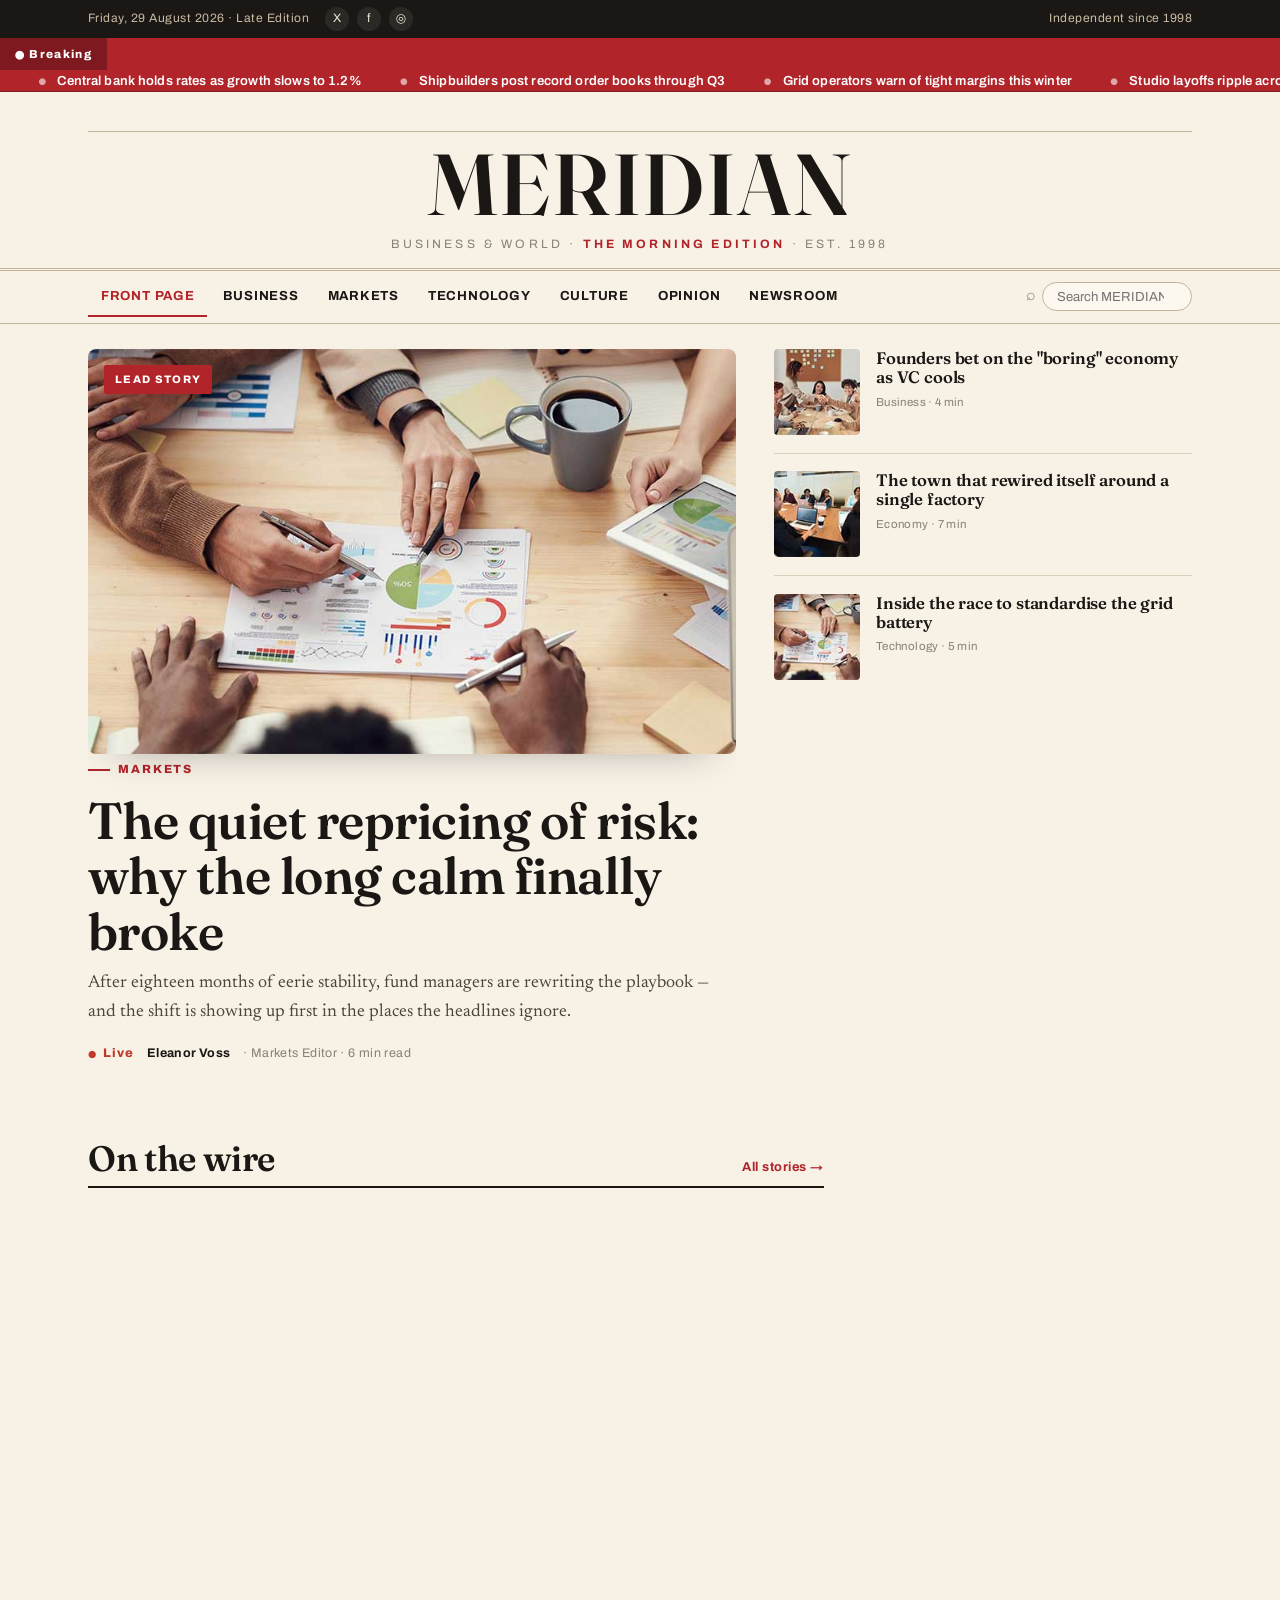
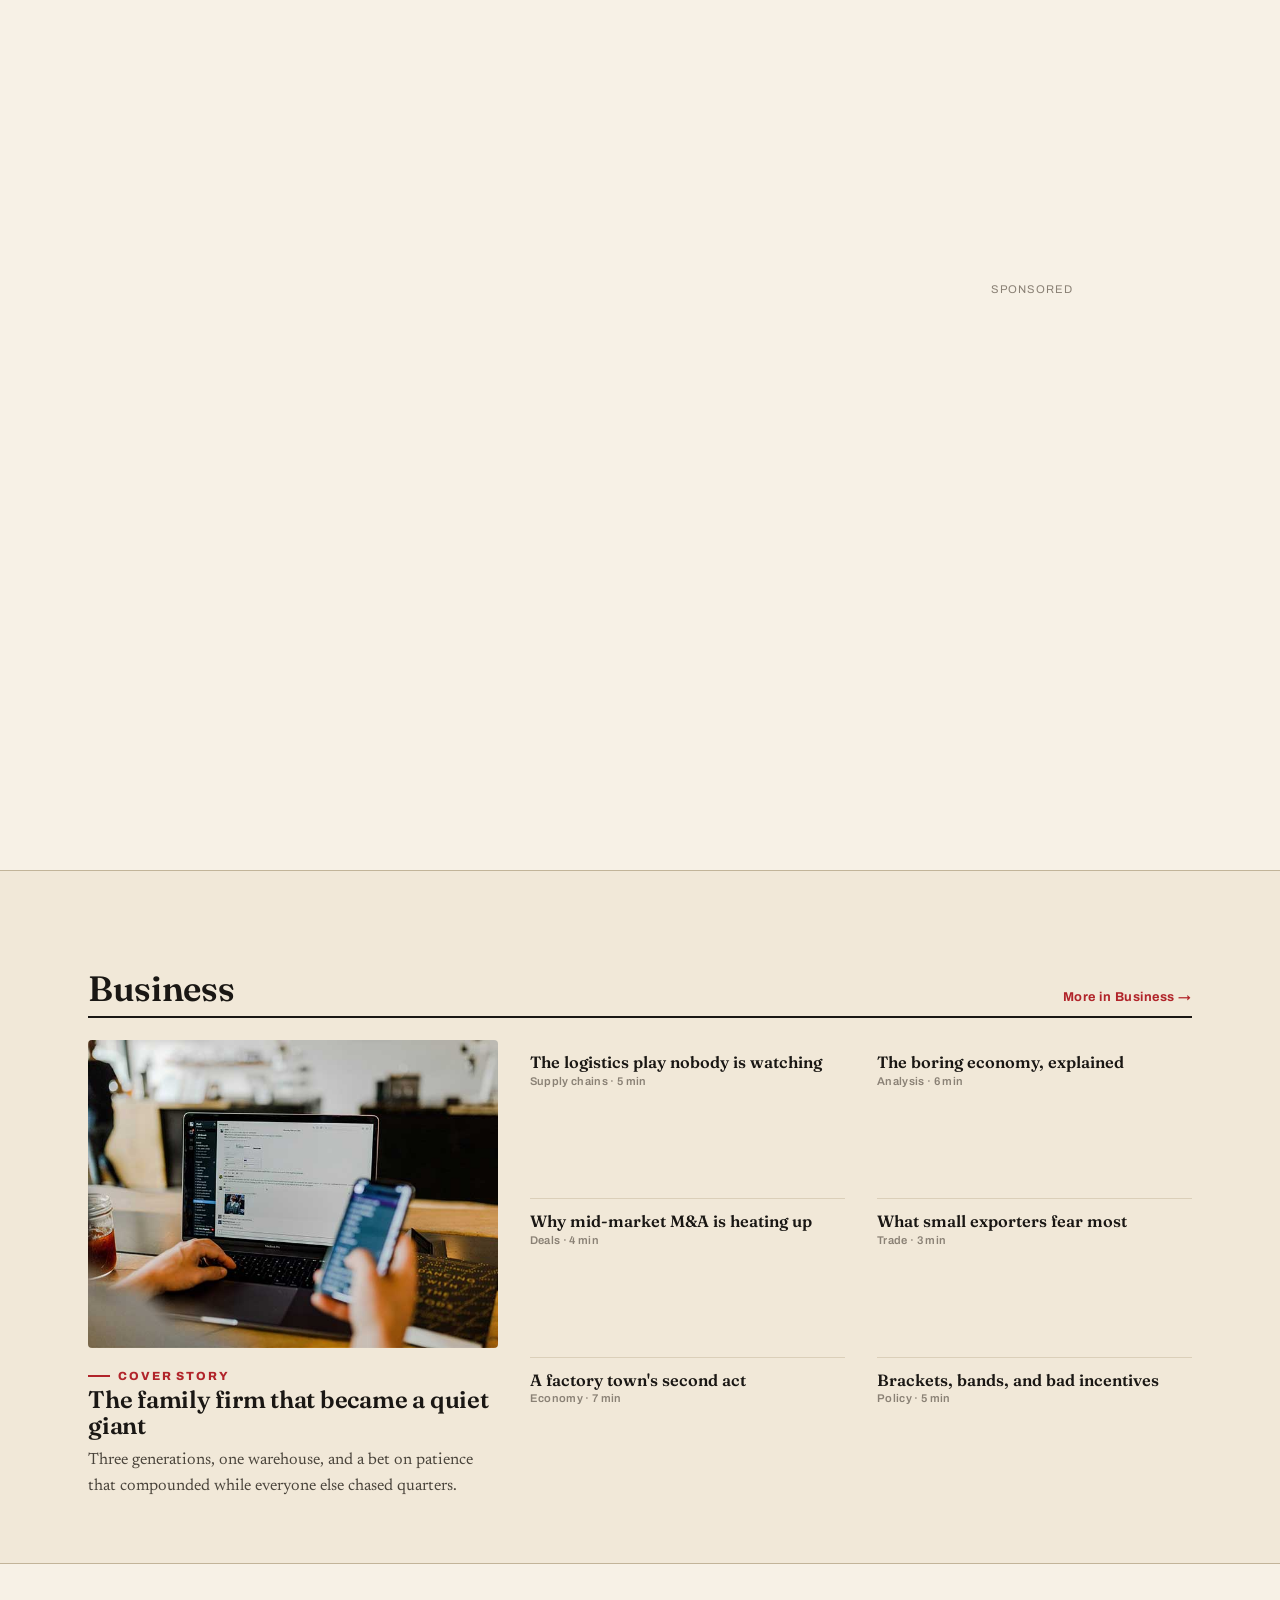
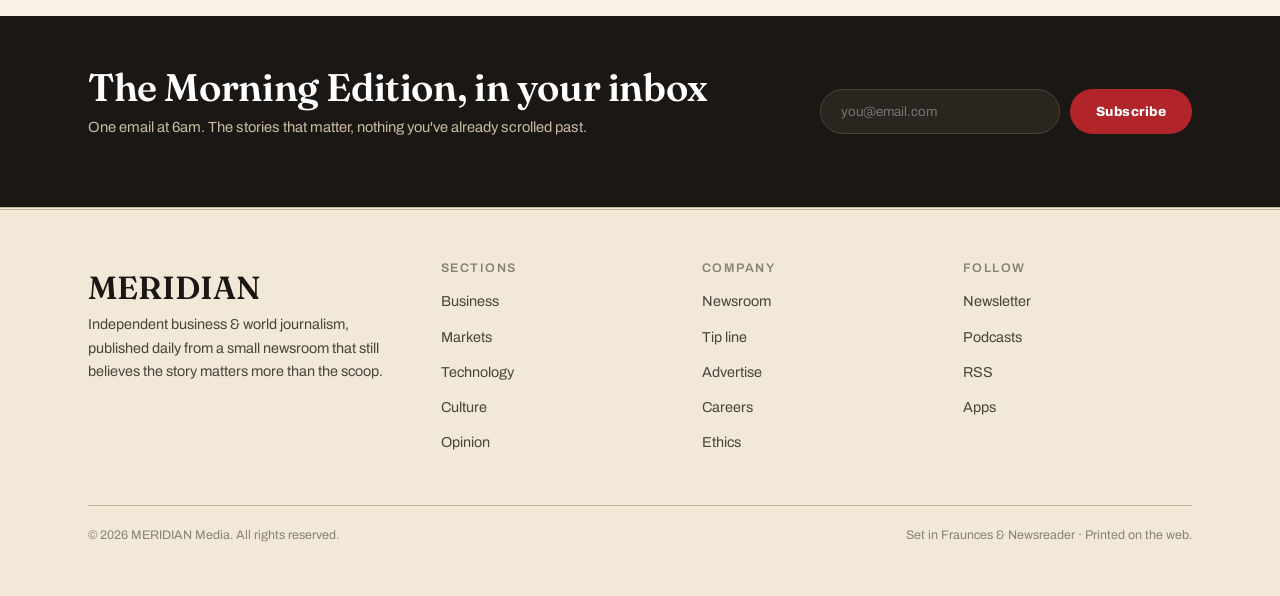
<file: index.html>
<!DOCTYPE html>
<html lang="en">
<head>
  <meta charset="UTF-8" />
  <meta name="viewport" content="width=device-width, initial-scale=1.0" />
  <title>MERIDIAN — Independent Business &amp; World Daily</title>
  <meta name="description" content="MERIDIAN is an independent daily covering business, markets, technology, and culture — with the depth of a broadsheet and the pace of the wire." />
  <link rel="preconnect" href="https://fonts.googleapis.com" />
  <link rel="preconnect" href="https://fonts.gstatic.com" crossorigin />
  <link href="https://fonts.googleapis.com/css2?family=Fraunces:opsz,wght@9..144,500;9..144,600;9..144,700&family=Newsreader:ital,opsz,wght@0,6..72,400;0,6..72,500;1,6..72,400&family=Archivo:wght@500;600;700;800&display=swap" rel="stylesheet" />
  <link rel="stylesheet" href="assets/css/base.css" />
</head>
<body>
  <!-- Utility bar -->
  <div class="topbar">
    <div class="container">
      <span class="date">Friday, 29 August 2026 · Late Edition</span>
      <div class="socials">
        <a href="#" aria-label="X">X</a><a href="#" aria-label="Facebook">f</a><a href="#" aria-label="Instagram">◎</a>
      </div>
      <span class="edition">Independent since 1998</span>
    </div>
  </div>

  <!-- Breaking ticker (motion signature) -->
  <div class="ticker" aria-label="Breaking news">
    <span class="label">● Breaking</span>
    <div class="wrap">
      <div class="track">
        <span>Central bank holds rates as growth slows to 1.2%</span>
        <span>Shipbuilders post record order books through Q3</span>
        <span>Grid operators warn of tight margins this winter</span>
        <span>Studio layoffs ripple across the games sector</span>
        <span>Markets steady after volatile week for the euro</span>
        <span>Central bank holds rates as growth slows to 1.2%</span>
        <span>Shipbuilders post record order books through Q3</span>
        <span>Grid operators warn of tight margins this winter</span>
        <span>Studio layoffs ripple across the games sector</span>
        <span>Markets steady after volatile week for the euro</span>
      </div>
    </div>
  </div>

  <!-- Masthead -->
  <header class="masthead">
    <div class="container">
      <div class="rule-top"></div>
      <div class="word">MERIDIAN</div>
      <div class="dateline">Business &amp; World · <b>The Morning Edition</b> · Est. 1998</div>
    </div>
  </header>

  <!-- Nav -->
  <nav class="nav2">
    <div class="container">
      <div class="links" id="menu">
        <a href="index.html" class="active">Front Page</a>
        <a href="article.html">Business</a>
        <a href="article.html">Markets</a>
        <a href="article.html">Technology</a>
        <a href="article.html">Culture</a>
        <a href="article.html">Opinion</a>
        <a href="contact.html">Newsroom</a>
      </div>
      <div class="search"><span>⌕</span><input type="search" placeholder="Search MERIDIAN…" aria-label="Search" /></div>
      <button class="burger" aria-label="Menu" aria-expanded="false">☰</button>
    </div>
  </nav>

  <!-- Lead story -->
  <section class="container">
    <div class="lead">
      <article class="reveal">
        <div class="media">
          <span class="badge">Lead Story</span>
          <img src="assets/img/news-800x500-1.jpg" alt="Markets desk at the open" loading="lazy" />
        </div>
        <span class="kicker">Markets</span>
        <h1><a href="article.html">The quiet repricing of risk: why the long calm finally broke</a></h1>
        <p class="stand">After eighteen months of eerie stability, fund managers are rewriting the playbook — and the shift is showing up first in the places the headlines ignore.</p>
        <div class="byline"><span class="live">Live</span><b>Eleanor Voss</b> · Markets Editor · 6 min read</div>
      </article>

      <aside class="lead-side reveal d1">
        <div class="brief">
          <img src="assets/img/news-110x110-1.jpg" alt="" loading="lazy" />
          <div><h4><a href="article.html">Founders bet on the "boring" economy as VC cools</a></h4><div class="meta">Business · 4 min</div></div>
        </div>
        <div class="brief">
          <img src="assets/img/news-110x110-2.jpg" alt="" loading="lazy" />
          <div><h4><a href="article.html">The town that rewired itself around a single factory</a></h4><div class="meta">Economy · 7 min</div></div>
        </div>
        <div class="brief">
          <img src="assets/img/news-110x110-3.jpg" alt="" loading="lazy" />
          <div><h4><a href="article.html">Inside the race to standardise the grid battery</a></h4><div class="meta">Technology · 5 min</div></div>
        </div>
      </aside>
    </div>
  </section>

  <!-- Feed: story grid + rail -->
  <section class="container">
    <div class="feed">
      <div>
        <div class="section-head"><h2>On the wire</h2><a class="more" href="article.html">All stories →</a></div>
        <div class="story-grid">
          <article class="story reveal">
            <div class="thumb"><img src="assets/img/news-700x435-1.jpg" alt="" loading="lazy" /></div>
            <span class="kicker">Business</span>
            <h3><a href="article.html">How a 40-year-old logistics firm outran its rivals</a></h3>
            <p>A refusal to chase trends left it slow — then perfectly placed for the downturn nobody predicted.</p>
            <div class="meta">By M. Ferranti · 5 min read</div>
          </article>
          <article class="story reveal d1">
            <div class="thumb"><img src="assets/img/news-700x435-2.jpg" alt="" loading="lazy" /></div>
            <span class="kicker">Technology</span>
            <h3><a href="article.html">The engineers rebuilding search from the ground up</a></h3>
            <p>A small team in Lisbon thinks the index is broken. They may be right.</p>
            <div class="meta">By R. Adeyemi · 6 min read</div>
          </article>
          <article class="story feature reveal">
            <div class="thumb"><img src="assets/img/news-800x500-2.jpg" alt="" loading="lazy" /></div>
            <div>
              <span class="kicker">Markets</span>
              <h3><a href="article.html">What the bond market is trying to tell us about 2027</a></h3>
              <p>The curve has inverted before every recession since 1960. This time the signal is stranger — and the people who trade it are nervous for reasons that have nothing to do with rates.</p>
              <div class="meta">By Eleanor Voss · 9 min read</div>
            </div>
          </article>
          <article class="story reveal">
            <div class="thumb"><img src="assets/img/news-700x435-3.jpg" alt="" loading="lazy" /></div>
            <span class="kicker">Culture</span>
            <h3><a href="article.html">The bookshops refusing to disappear</a></h3>
            <p>Independent stores are opening faster than they're closing. We spent a month finding out why.</p>
            <div class="meta">By S. Nakamura · 4 min read</div>
          </article>
          <article class="story reveal d1">
            <div class="thumb"><img src="assets/img/news-700x435-4.jpg" alt="" loading="lazy" /></div>
            <span class="kicker">Opinion</span>
            <h3><a href="article.html">We stopped measuring what actually matters</a></h3>
            <p>A former statistician on why every dashboard lies — and how to build one that doesn't.</p>
            <div class="meta">By Dr. P. Okonkwo · 3 min read</div>
          </article>
        </div>
      </div>

      <!-- Rail -->
      <aside class="rail">
        <div class="panel reveal">
          <h3>Most Read</h3>
          <div class="read-item"><span class="num">1</span><div><h4><a href="article.html">The quiet repricing of risk</a></h4><div class="meta">Markets · 6 min</div></div></div>
          <div class="read-item"><span class="num">2</span><div><h4><a href="article.html">Founders bet on the boring economy</a></h4><div class="meta">Business · 4 min</div></div></div>
          <div class="read-item"><span class="num">3</span><div><h4><a href="article.html">Rewiring a town around one factory</a></h4><div class="meta">Economy · 7 min</div></div></div>
          <div class="read-item"><span class="num">4</span><div><h4><a href="article.html">Standardising the grid battery</a></h4><div class="meta">Technology · 5 min</div></div></div>
          <div class="read-item"><span class="num">5</span><div><h4><a href="article.html">Bookshops that won't disappear</a></h4><div class="meta">Culture · 4 min</div></div></div>
        </div>
        <div class="panel reveal d1">
          <h3>Topics</h3>
          <div class="tags">
            <a href="article.html">Markets</a><a href="article.html">Energy</a><a href="article.html">Startups</a>
            <a href="article.html">AI</a><a href="article.html">Trade</a><a href="article.html">Labour</a>
            <a href="article.html">Property</a><a href="article.html">Climate</a>
          </div>
        </div>
        <div class="panel reveal d2" style="text-align:center">
          <img src="assets/img/ads-728x90.png" alt="Sponsored" style="width:100%;border-radius:var(--r)" loading="lazy" />
          <div class="meta" style="font-family:var(--font-ui);font-size:.7rem;color:var(--muted);margin-top:.5rem;letter-spacing:.08em">SPONSORED</div>
        </div>
      </aside>
    </div>
  </section>

  <!-- Topic band -->
  <section class="band">
    <div class="container">
      <div class="section-head"><h2>Business</h2><a class="more" href="article.html">More in Business →</a></div>
      <div class="band-grid">
        <article class="feature reveal">
          <div class="thumb"><img src="assets/img/news-800x500-3.jpg" alt="" loading="lazy" /></div>
          <div>
            <span class="kicker">Cover Story</span>
            <h3><a href="article.html">The family firm that became a quiet giant</a></h3>
            <p style="color:var(--ink-soft);font-family:var(--font-serif);margin-top:.5rem">Three generations, one warehouse, and a bet on patience that compounded while everyone else chased quarters.</p>
          </div>
        </article>
        <div class="mini reveal d1">
          <a href="article.html">The logistics play nobody is watching<span class="meta">Supply chains · 5 min</span></a>
          <a href="article.html">Why mid-market M&amp;A is heating up<span class="meta">Deals · 4 min</span></a>
          <a href="article.html">A factory town's second act<span class="meta">Economy · 7 min</span></a>
        </div>
        <div class="mini reveal d2">
          <a href="article.html">The boring economy, explained<span class="meta">Analysis · 6 min</span></a>
          <a href="article.html">What small exporters fear most<span class="meta">Trade · 3 min</span></a>
          <a href="article.html">Brackets, bands, and bad incentives<span class="meta">Policy · 5 min</span></a>
        </div>
      </div>
    </div>
  </section>

  <!-- Newsletter -->
  <section class="newsletter">
    <div class="container">
      <div>
        <h2>The Morning Edition, in your inbox</h2>
        <p>One email at 6am. The stories that matter, nothing you've already scrolled past.</p>
      </div>
      <form data-form novalidate>
        <input type="email" name="email" placeholder="you@email.com" aria-label="Email" required />
        <button class="btn" type="submit">Subscribe</button>
        <p class="form-ok" hidden>Welcome to MERIDIAN — check your inbox to confirm.</p>
      </form>
    </div>
  </section>

  <!-- Colophon / footer -->
  <footer class="colophon">
    <div class="container">
      <div>
        <div class="brand">MERIDIAN</div>
        <p>Independent business &amp; world journalism, published daily from a small newsroom that still believes the story matters more than the scoop.</p>
      </div>
      <div>
        <h4>Sections</h4>
        <ul><li><a href="article.html">Business</a></li><li><a href="article.html">Markets</a></li><li><a href="article.html">Technology</a></li><li><a href="article.html">Culture</a></li><li><a href="article.html">Opinion</a></li></ul>
      </div>
      <div>
        <h4>Company</h4>
        <ul><li><a href="contact.html">Newsroom</a></li><li><a href="contact.html">Tip line</a></li><li><a href="contact.html">Advertise</a></li><li><a href="contact.html">Careers</a></li><li><a href="article.html">Ethics</a></li></ul>
      </div>
      <div>
        <h4>Follow</h4>
        <ul><li><a href="#">Newsletter</a></li><li><a href="#">Podcasts</a></li><li><a href="#">RSS</a></li><li><a href="#">Apps</a></li></ul>
      </div>
      <div class="base">
        <span>© <span data-year>2026</span> MERIDIAN Media. All rights reserved.</span>
        <span>Set in Fraunces &amp; Newsreader · Printed on the web.</span>
      </div>
    </div>
  </footer>

  <script src="assets/js/main.js"></script>
</body>
</html>
</file>
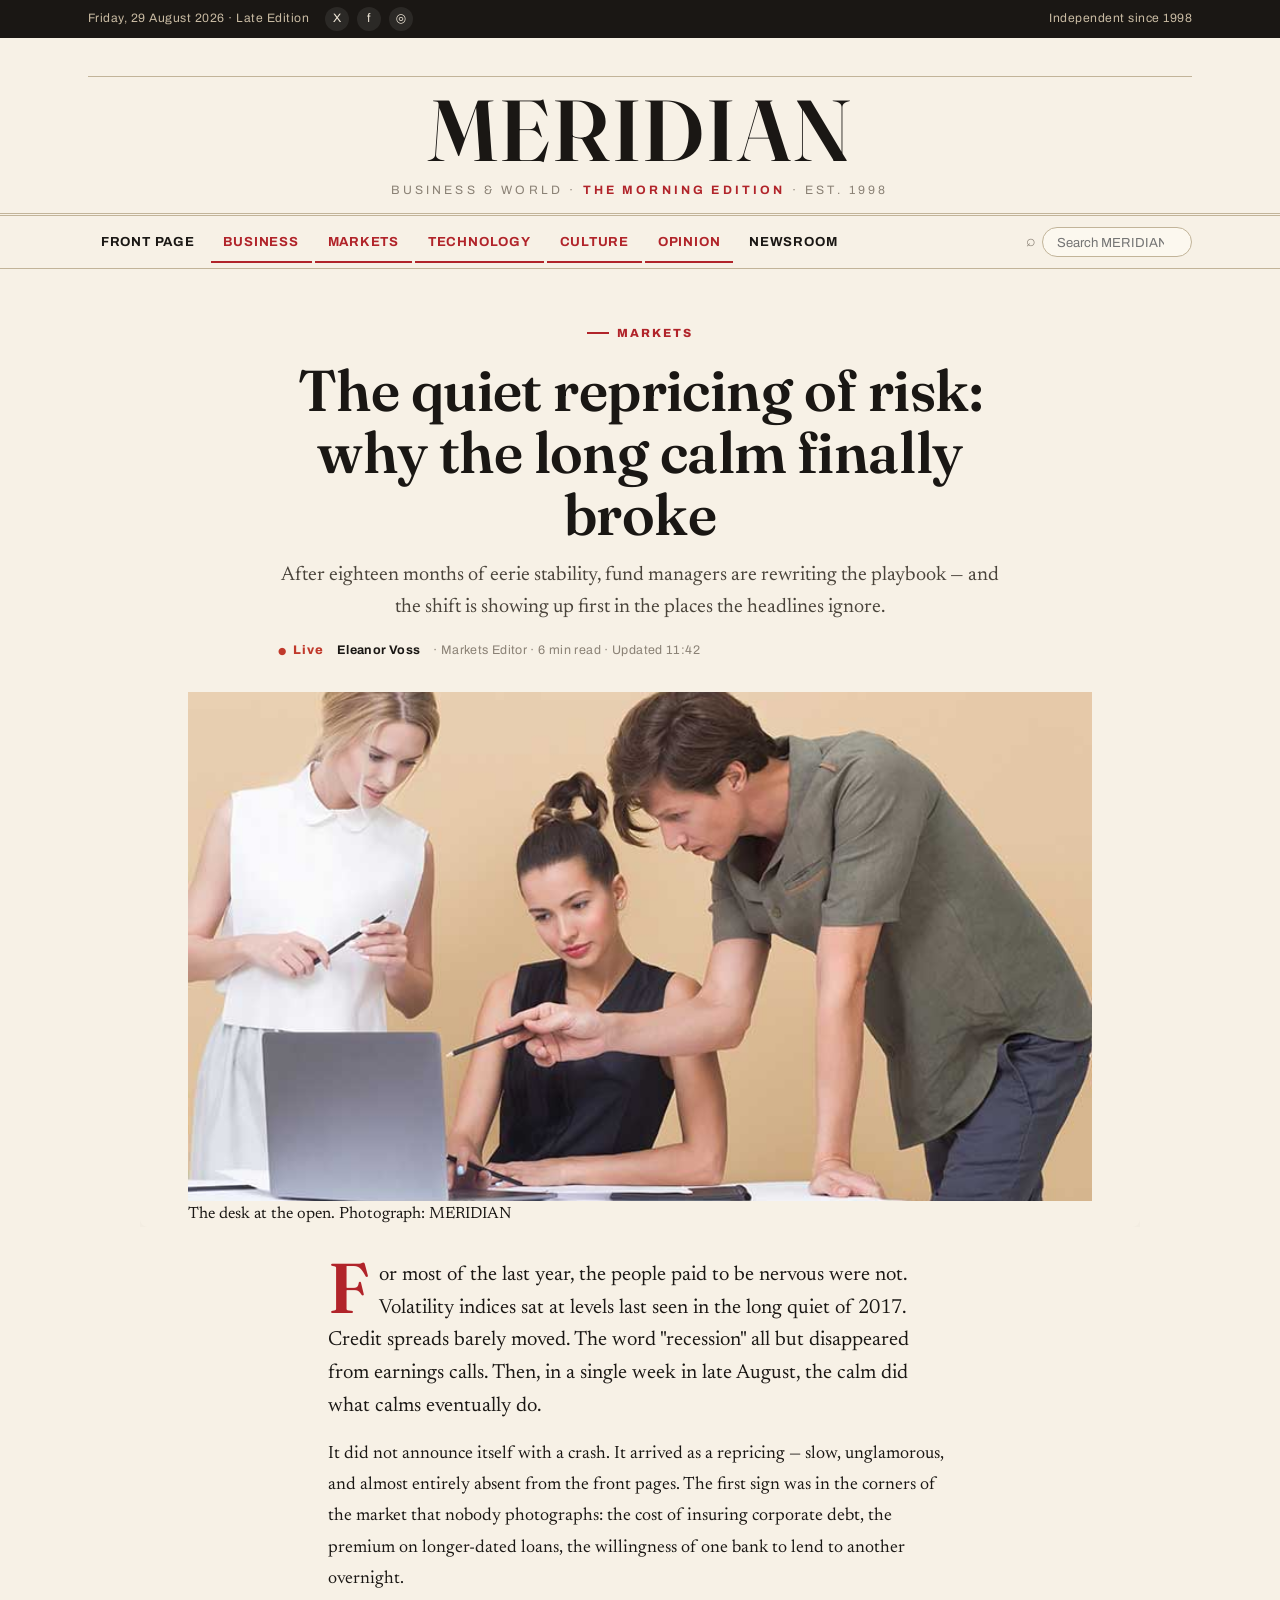
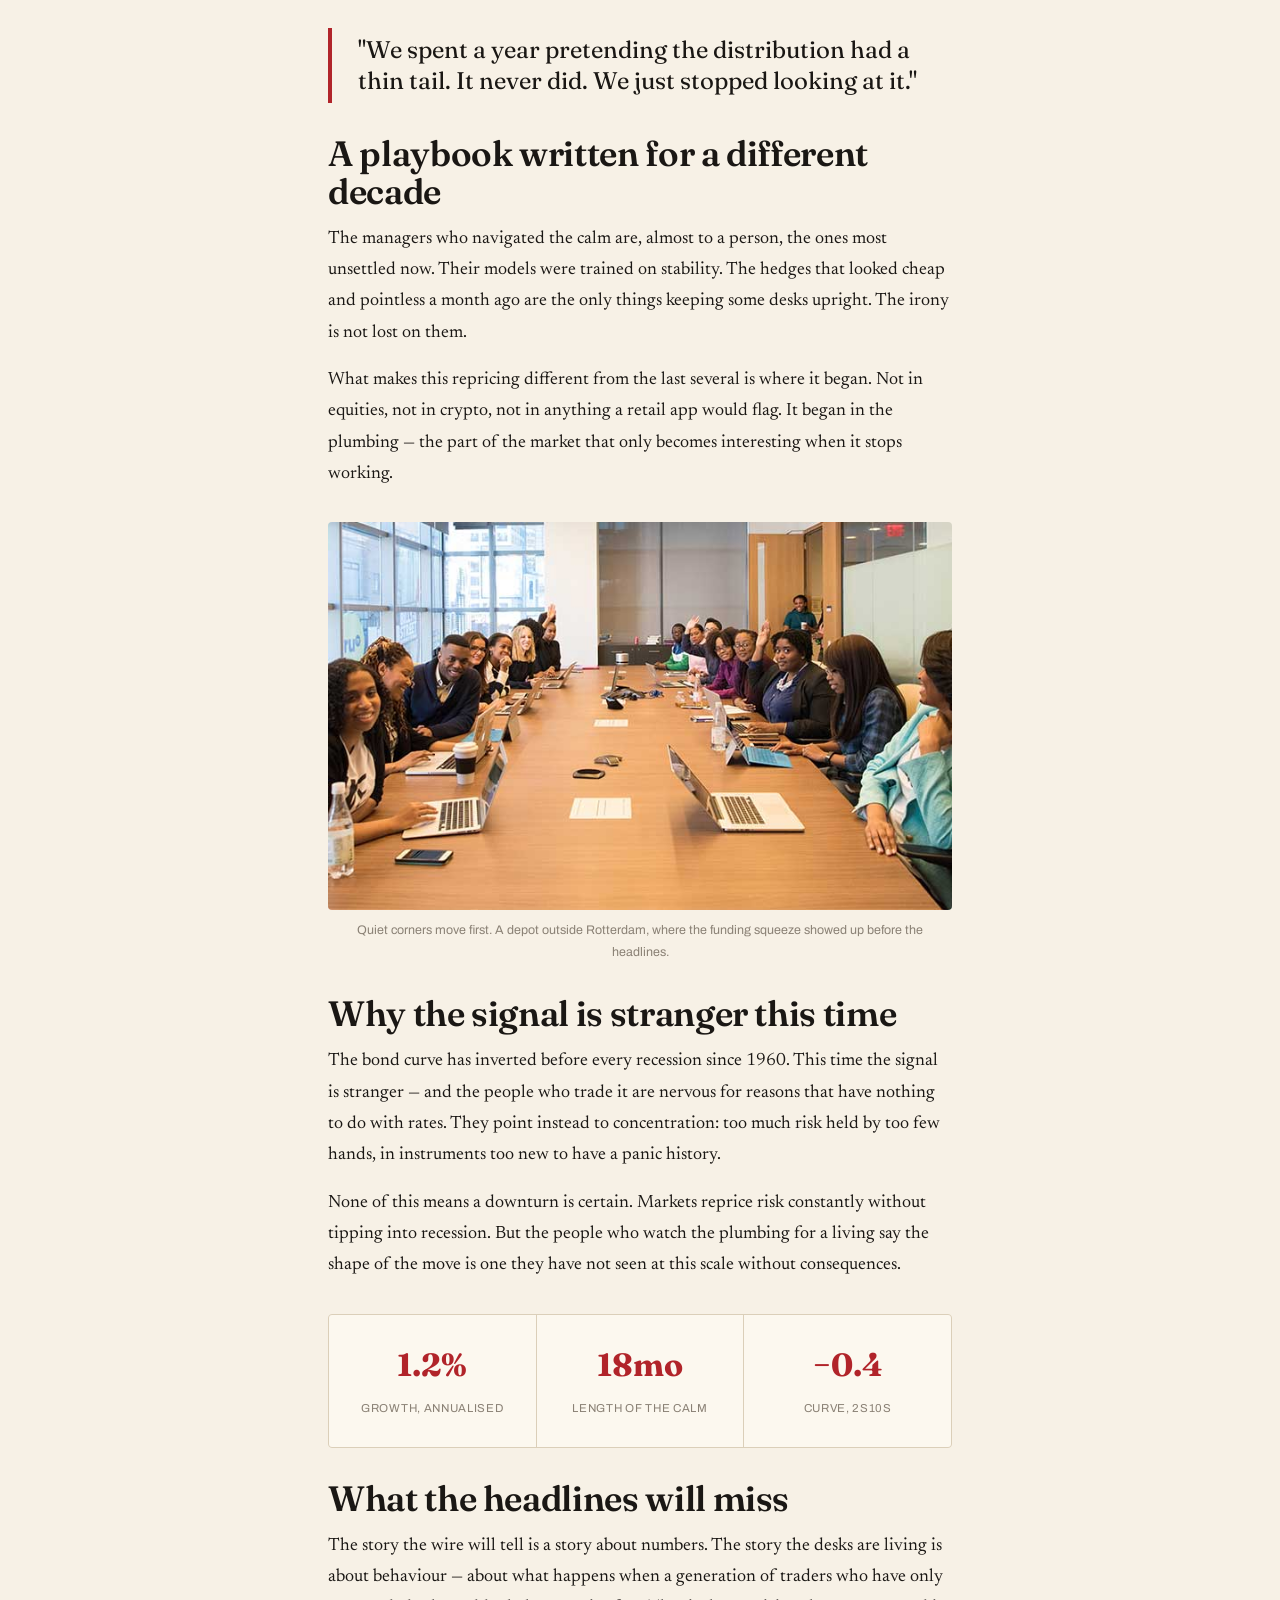
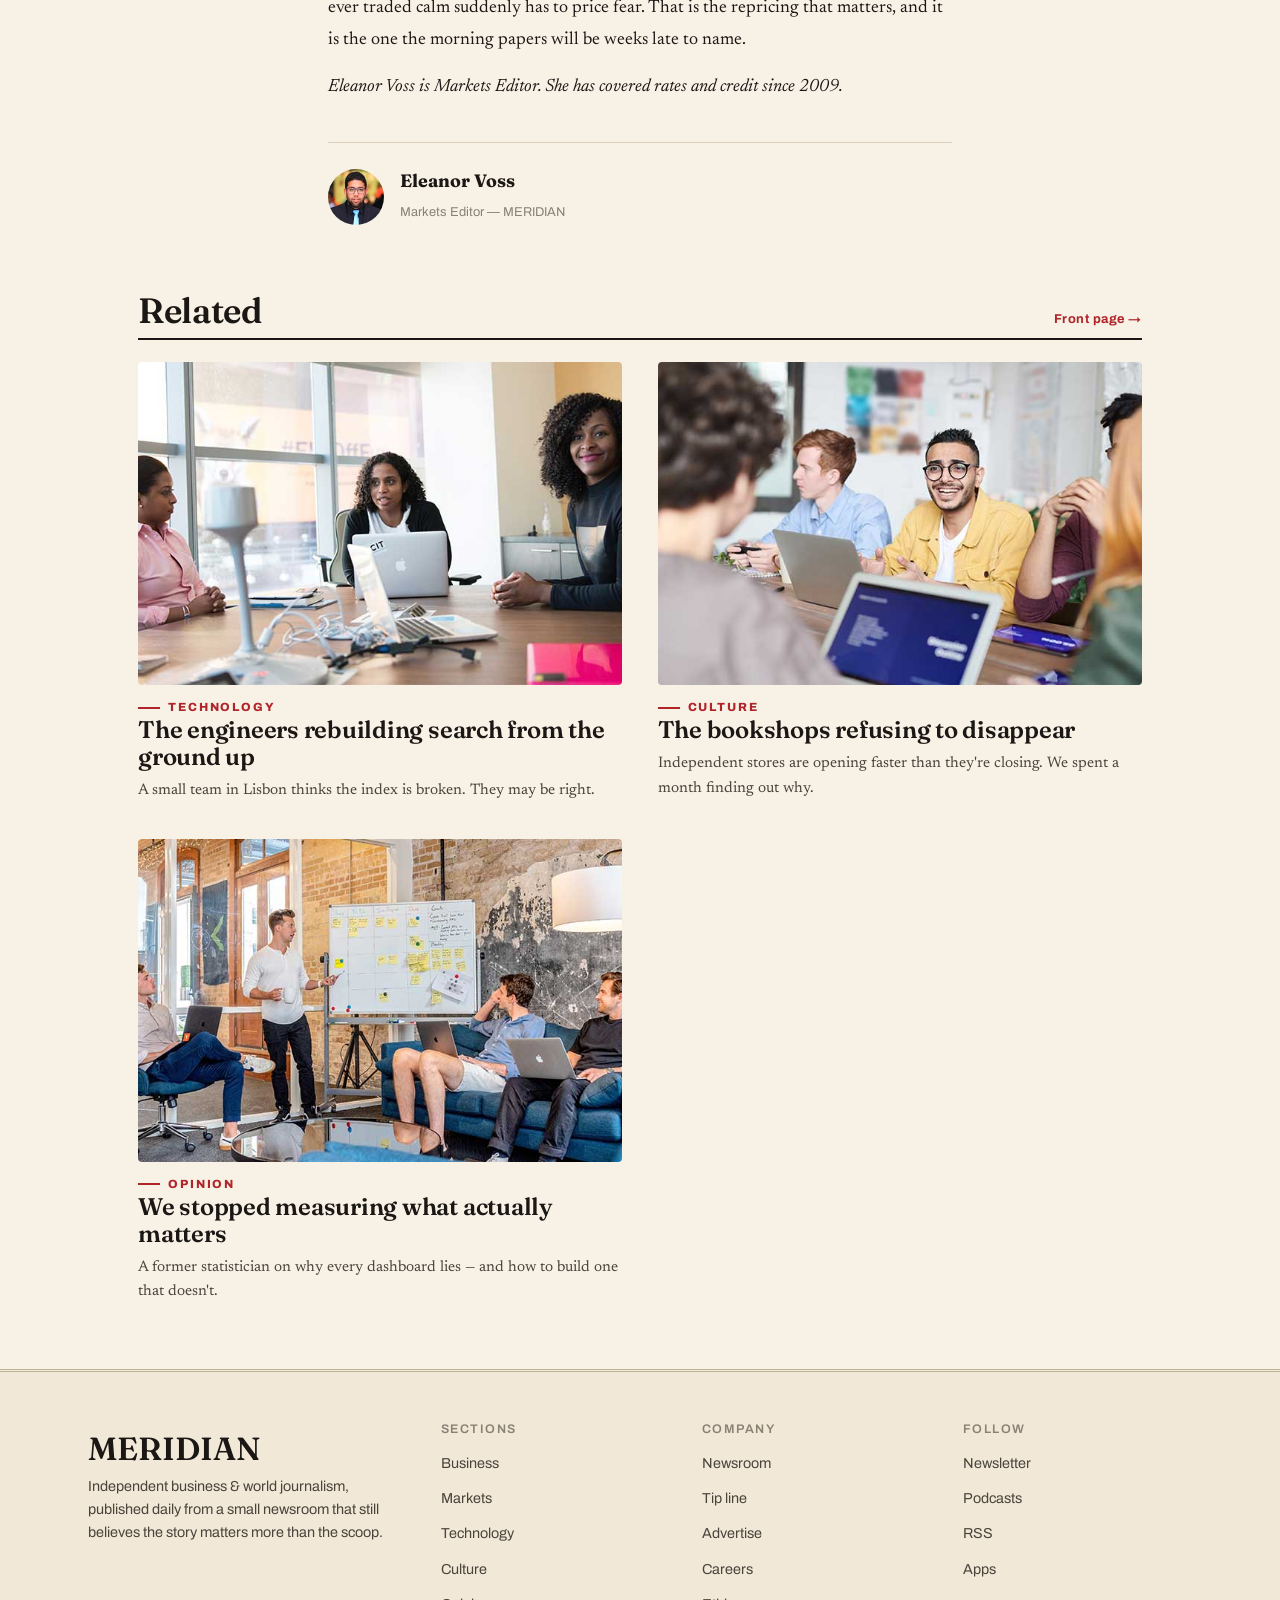
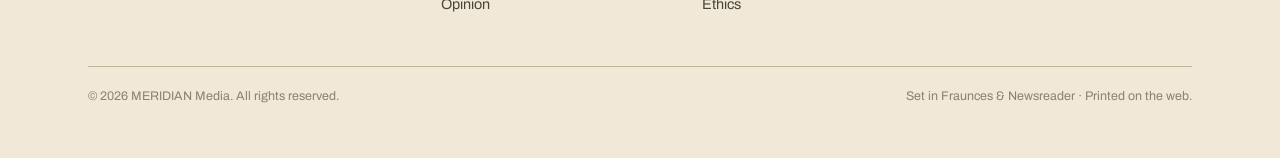
<file: article.html>
<!DOCTYPE html>
<html lang="en">
<head>
  <meta charset="UTF-8" />
  <meta name="viewport" content="width=device-width, initial-scale=1.0" />
  <title>The quiet repricing of risk — MERIDIAN</title>
  <meta name="description" content="After eighteen months of eerie stability, fund managers are rewriting the playbook — and the shift is showing up first in the places the headlines ignore." />
  <link rel="preconnect" href="https://fonts.googleapis.com" />
  <link rel="preconnect" href="https://fonts.gstatic.com" crossorigin />
  <link href="https://fonts.googleapis.com/css2?family=Fraunces:opsz,wght@9..144,500;9..144,600;9..144,700&family=Newsreader:ital,opsz,wght@0,6..72,400;0,6..72,500;1,6..72,400&family=Archivo:wght@500;600;700;800&display=swap" rel="stylesheet" />
  <link rel="stylesheet" href="assets/css/base.css" />
</head>
<body>
  <!-- Utility bar -->
  <div class="topbar">
    <div class="container">
      <span class="date">Friday, 29 August 2026 · Late Edition</span>
      <div class="socials">
        <a href="#" aria-label="X">X</a><a href="#" aria-label="Facebook">f</a><a href="#" aria-label="Instagram">◎</a>
      </div>
      <span class="edition">Independent since 1998</span>
    </div>
  </div>

  <!-- Masthead -->
  <header class="masthead">
    <div class="container">
      <div class="rule-top"></div>
      <div class="word"><a href="index.html">MERIDIAN</a></div>
      <div class="dateline">Business &amp; World · <b>The Morning Edition</b> · Est. 1998</div>
    </div>
  </header>

  <!-- Nav -->
  <nav class="nav2">
    <div class="container">
      <div class="links" id="menu">
        <a href="index.html">Front Page</a>
        <a href="article.html" class="active">Business</a>
        <a href="article.html">Markets</a>
        <a href="article.html">Technology</a>
        <a href="article.html">Culture</a>
        <a href="article.html">Opinion</a>
        <a href="contact.html">Newsroom</a>
      </div>
      <div class="search"><span>⌕</span><input type="search" placeholder="Search MERIDIAN…" aria-label="Search" /></div>
      <button class="burger" aria-label="Menu" aria-expanded="false">☰</button>
    </div>
  </nav>

  <!-- Article -->
  <article class="article">
    <div class="container article-head reveal">
      <span class="kicker">Markets</span>
      <h1>The quiet repricing of risk: why the long calm finally broke</h1>
      <p class="stand">After eighteen months of eerie stability, fund managers are rewriting the playbook — and the shift is showing up first in the places the headlines ignore.</p>
      <div class="byline"><span class="live">Live</span><b>Eleanor Voss</b> · Markets Editor · 6 min read · Updated 11:42</div>
    </div>

    <figure class="article-hero container reveal d1">
      <img src="assets/img/news-800x500-2.jpg" alt="A trading desk at the open" loading="lazy" />
      <figcaption>The desk at the open. Photograph: MERIDIAN</figcaption>
    </figure>

    <div class="container article-body reveal d2">
      <p class="lede">For most of the last year, the people paid to be nervous were not. Volatility indices sat at levels last seen in the long quiet of 2017. Credit spreads barely moved. The word "recession" all but disappeared from earnings calls. Then, in a single week in late August, the calm did what calms eventually do.</p>

      <p>It did not announce itself with a crash. It arrived as a repricing — slow, unglamorous, and almost entirely absent from the front pages. The first sign was in the corners of the market that nobody photographs: the cost of insuring corporate debt, the premium on longer-dated loans, the willingness of one bank to lend to another overnight.</p>

      <blockquote>"We spent a year pretending the distribution had a thin tail. It never did. We just stopped looking at it."</blockquote>

      <h2>A playbook written for a different decade</h2>
      <p>The managers who navigated the calm are, almost to a person, the ones most unsettled now. Their models were trained on stability. The hedges that looked cheap and pointless a month ago are the only things keeping some desks upright. The irony is not lost on them.</p>

      <p>What makes this repricing different from the last several is where it began. Not in equities, not in crypto, not in anything a retail app would flag. It began in the plumbing — the part of the market that only becomes interesting when it stops working.</p>

      <figure class="inline">
        <img src="assets/img/news-700x435-1.jpg" alt="A logistics depot at dawn" loading="lazy" />
        <figcaption>Quiet corners move first. A depot outside Rotterdam, where the funding squeeze showed up before the headlines.</figcaption>
      </figure>

      <h2>Why the signal is stranger this time</h2>
      <p>The bond curve has inverted before every recession since 1960. This time the signal is stranger — and the people who trade it are nervous for reasons that have nothing to do with rates. They point instead to concentration: too much risk held by too few hands, in instruments too new to have a panic history.</p>

      <p>None of this means a downturn is certain. Markets reprice risk constantly without tipping into recession. But the people who watch the plumbing for a living say the shape of the move is one they have not seen at this scale without consequences.</p>

      <div class="pull-stats">
        <div><span class="n">1.2%</span><span class="l">Growth, annualised</span></div>
        <div><span class="n">18mo</span><span class="l">Length of the calm</span></div>
        <div><span class="n">−0.4</span><span class="l">Curve, 2s10s</span></div>
      </div>

      <h2>What the headlines will miss</h2>
      <p>The story the wire will tell is a story about numbers. The story the desks are living is about behaviour — about what happens when a generation of traders who have only ever traded calm suddenly has to price fear. That is the repricing that matters, and it is the one the morning papers will be weeks late to name.</p>

      <p><i>Eleanor Voss is Markets Editor. She has covered rates and credit since 2009.</i></p>

      <div class="author">
        <img src="assets/img/user.jpg" alt="" loading="lazy" />
        <div><b>Eleanor Voss</b><span>Markets Editor — MERIDIAN</span></div>
      </div>
    </div>

    <!-- Related -->
    <section class="container related reveal">
      <div class="section-head"><h2>Related</h2><a class="more" href="index.html">Front page →</a></div>
      <div class="story-grid">
        <article class="story">
          <div class="thumb"><img src="assets/img/news-700x435-2.jpg" alt="" loading="lazy" /></div>
          <span class="kicker">Technology</span>
          <h3><a href="article.html">The engineers rebuilding search from the ground up</a></h3>
          <p>A small team in Lisbon thinks the index is broken. They may be right.</p>
        </article>
        <article class="story">
          <div class="thumb"><img src="assets/img/news-700x435-3.jpg" alt="" loading="lazy" /></div>
          <span class="kicker">Culture</span>
          <h3><a href="article.html">The bookshops refusing to disappear</a></h3>
          <p>Independent stores are opening faster than they're closing. We spent a month finding out why.</p>
        </article>
        <article class="story">
          <div class="thumb"><img src="assets/img/news-700x435-4.jpg" alt="" loading="lazy" /></div>
          <span class="kicker">Opinion</span>
          <h3><a href="article.html">We stopped measuring what actually matters</a></h3>
          <p>A former statistician on why every dashboard lies — and how to build one that doesn't.</p>
        </article>
      </div>
    </section>
  </article>

  <!-- Footer -->
  <footer class="colophon">
    <div class="container">
      <div>
        <div class="brand">MERIDIAN</div>
        <p>Independent business &amp; world journalism, published daily from a small newsroom that still believes the story matters more than the scoop.</p>
      </div>
      <div>
        <h4>Sections</h4>
        <ul><li><a href="article.html">Business</a></li><li><a href="article.html">Markets</a></li><li><a href="article.html">Technology</a></li><li><a href="article.html">Culture</a></li><li><a href="article.html">Opinion</a></li></ul>
      </div>
      <div>
        <h4>Company</h4>
        <ul><li><a href="contact.html">Newsroom</a></li><li><a href="contact.html">Tip line</a></li><li><a href="contact.html">Advertise</a></li><li><a href="contact.html">Careers</a></li><li><a href="article.html">Ethics</a></li></ul>
      </div>
      <div>
        <h4>Follow</h4>
        <ul><li><a href="#">Newsletter</a></li><li><a href="#">Podcasts</a></li><li><a href="#">RSS</a></li><li><a href="#">Apps</a></li></ul>
      </div>
      <div class="base">
        <span>© <span data-year>2026</span> MERIDIAN Media. All rights reserved.</span>
        <span>Set in Fraunces &amp; Newsreader · Printed on the web.</span>
      </div>
    </div>
  </footer>

  <script src="assets/js/main.js"></script>
</body>
</html>
</file>
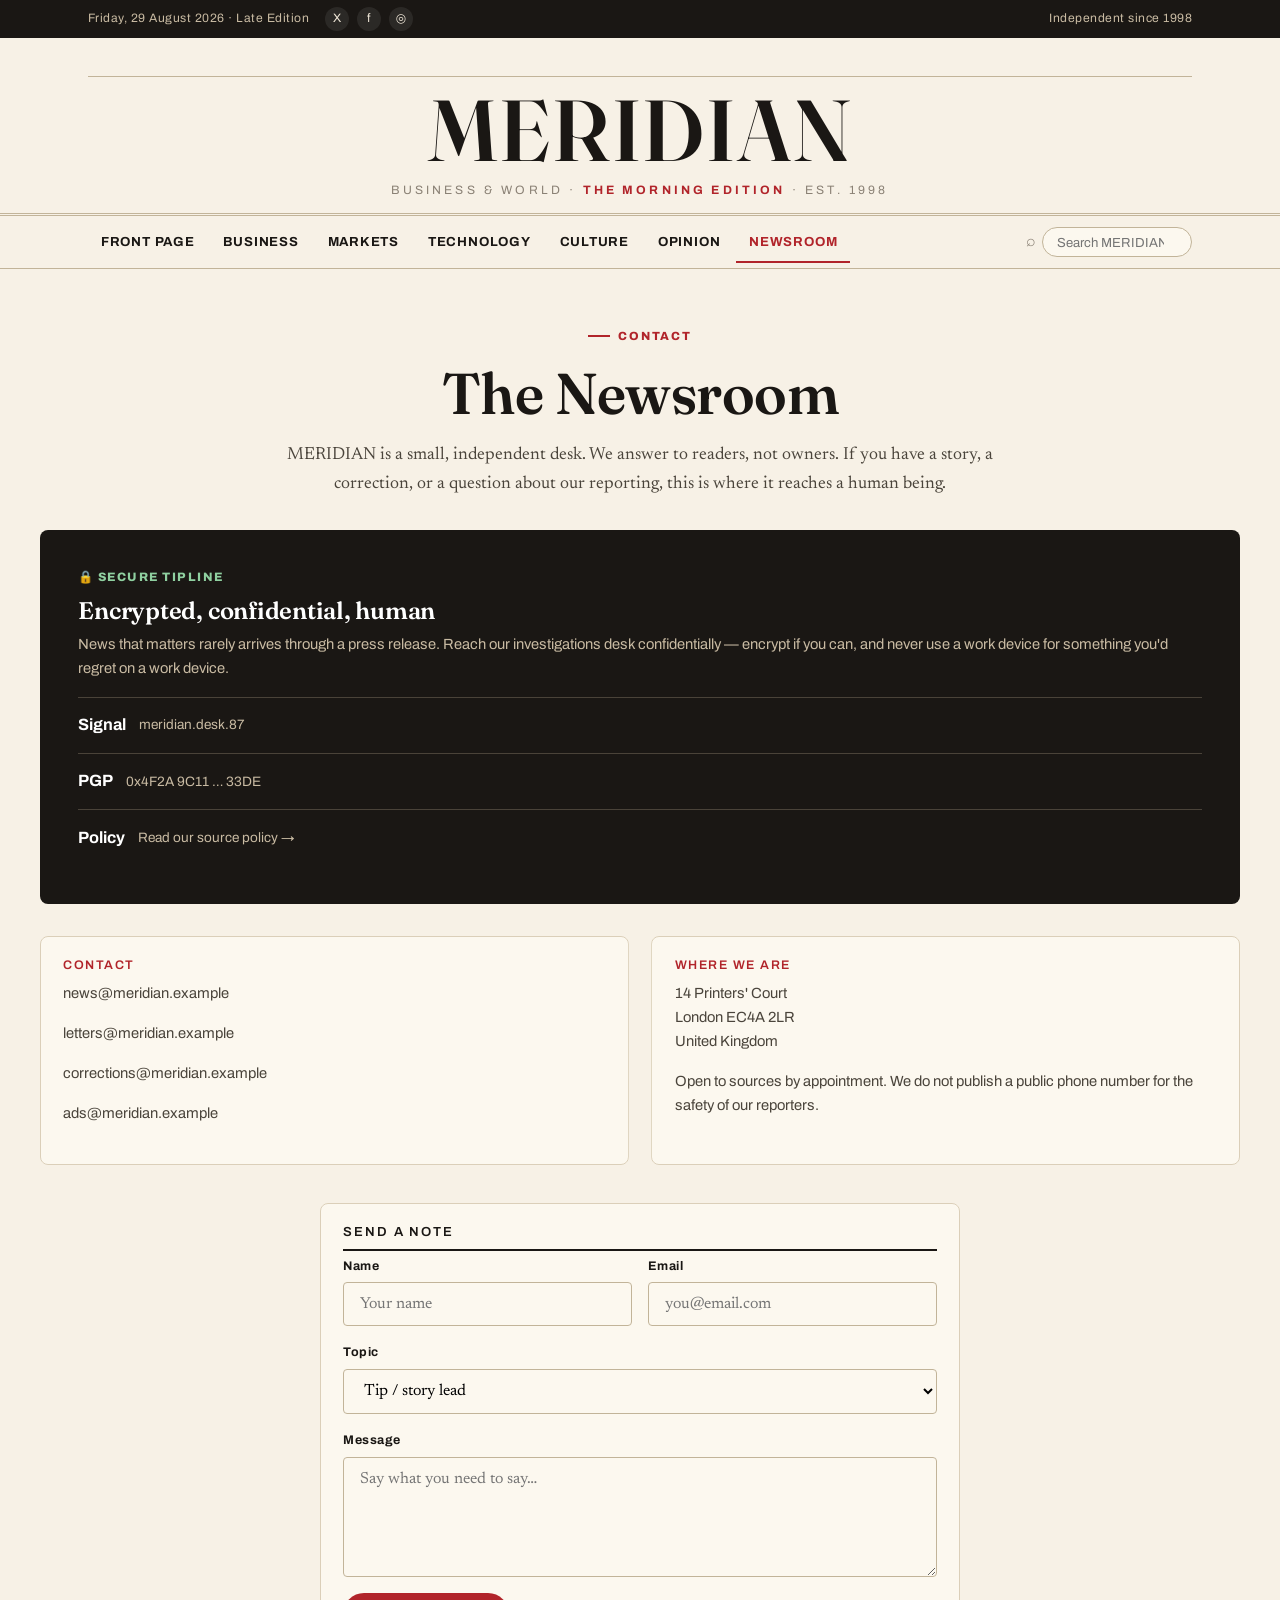
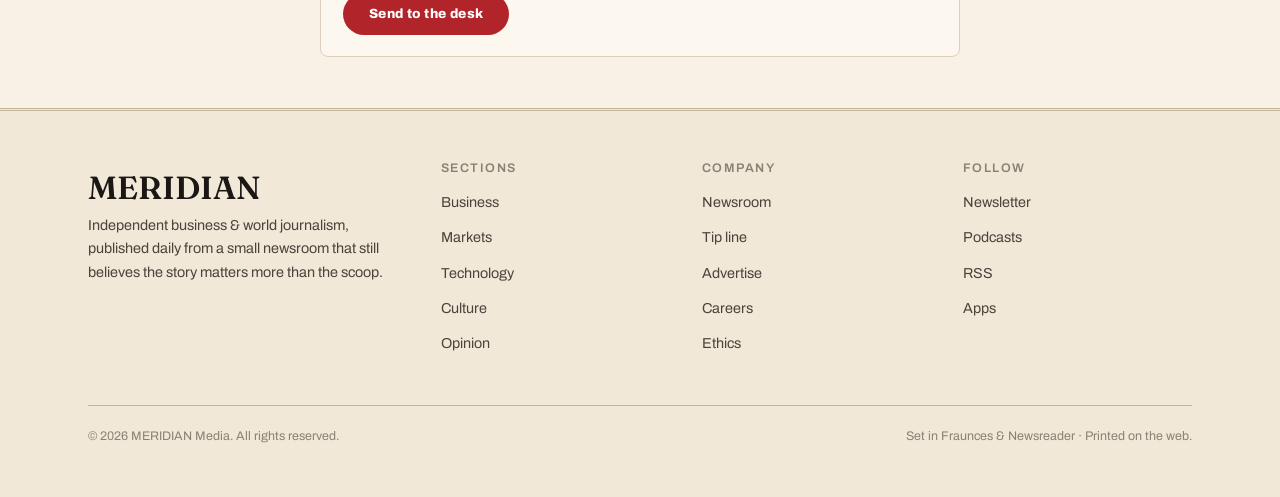
<file: contact.html>
<!DOCTYPE html>
<html lang="en">
<head>
  <meta charset="UTF-8" />
  <meta name="viewport" content="width=device-width, initial-scale=1.0" />
  <title>Newsroom — MERIDIAN</title>
  <meta name="description" content="Tips, corrections, advertising and careers at MERIDIAN — an independent business &amp; world newsroom." />
  <link rel="preconnect" href="https://fonts.googleapis.com" />
  <link rel="preconnect" href="https://fonts.gstatic.com" crossorigin />
  <link href="https://fonts.googleapis.com/css2?family=Fraunces:opsz,wght@9..144,500;9..144,600;9..144,700&family=Newsreader:ital,opsz,wght@0,6..72,400;0,6..72,500;1,6..72,400&family=Archivo:wght@500;600;700;800&display=swap" rel="stylesheet" />
  <link rel="stylesheet" href="assets/css/base.css" />
</head>
<body>
  <div class="topbar">
    <div class="container">
      <span class="date">Friday, 29 August 2026 · Late Edition</span>
      <div class="socials">
        <a href="#" aria-label="X">X</a><a href="#" aria-label="Facebook">f</a><a href="#" aria-label="Instagram">◎</a>
      </div>
      <span class="edition">Independent since 1998</span>
    </div>
  </div>

  <header class="masthead">
    <div class="container">
      <div class="rule-top"></div>
      <div class="word"><a href="index.html">MERIDIAN</a></div>
      <div class="dateline">Business &amp; World · <b>The Morning Edition</b> · Est. 1998</div>
    </div>
  </header>

  <nav class="nav2">
    <div class="container">
      <div class="links" id="menu">
        <a href="index.html">Front Page</a>
        <a href="article.html">Business</a>
        <a href="article.html">Markets</a>
        <a href="article.html">Technology</a>
        <a href="article.html">Culture</a>
        <a href="article.html">Opinion</a>
        <a href="contact.html" class="active">Newsroom</a>
      </div>
      <div class="search"><span>⌕</span><input type="search" placeholder="Search MERIDIAN…" aria-label="Search" /></div>
      <button class="burger" aria-label="Menu" aria-expanded="false">☰</button>
    </div>
  </nav>

  <section class="container newsroom reveal">
    <div class="hero">
      <span class="kicker">Contact</span>
      <h1>The Newsroom</h1>
      <p>MERIDIAN is a small, independent desk. We answer to readers, not owners. If you have a story, a correction, or a question about our reporting, this is where it reaches a human being.</p>
    </div>

    <div class="tip reveal d1">
      <div class="lock">🔒 Secure tip line</div>
      <h3>Encrypted, confidential, human</h3>
      <p>News that matters rarely arrives through a press release. Reach our investigations desk confidentially — encrypt if you can, and never use a work device for something you'd regret on a work device.</p>
      <div class="channel"><b>Signal</b><span>meridian.desk.87</span></div>
      <div class="channel"><b>PGP</b><span>0x4F2A 9C11 … 33DE</span></div>
      <div class="channel"><b>Policy</b><span><a href="#">Read our source policy →</a></span></div>
    </div>

    <div class="info-cols">
      <div class="box reveal">
        <h4>Contact</h4>
        <p><a href="mailto:news@meridian.example">news@meridian.example</a></p>
        <p><a href="mailto:letters@meridian.example">letters@meridian.example</a></p>
        <p><a href="mailto:corrections@meridian.example">corrections@meridian.example</a></p>
        <p><a href="mailto:ads@meridian.example">ads@meridian.example</a></p>
      </div>
      <div class="box reveal d1">
        <h4>Where we are</h4>
        <p>14 Printers' Court<br />London EC4A 2LR<br />United Kingdom</p>
        <p>Open to sources by appointment. We do not publish a public phone number for the safety of our reporters.</p>
      </div>
    </div>

    <div class="panel form-wrap reveal d2">
      <h3>Send a note</h3>
      <form data-form novalidate>
        <div class="form-row">
          <div class="field">
            <label for="name">Name</label>
            <input id="name" type="text" name="name" placeholder="Your name" />
          </div>
          <div class="field">
            <label for="email">Email</label>
            <input id="email" type="email" name="email" placeholder="you@email.com" required />
          </div>
        </div>
        <div class="field">
          <label for="topic">Topic</label>
          <select id="topic" name="topic">
            <option>Tip / story lead</option>
            <option>Correction</option>
            <option>Letter to the editor</option>
            <option>Advertising</option>
            <option>Other</option>
          </select>
        </div>
        <div class="field">
          <label for="msg">Message</label>
          <textarea id="msg" name="msg" rows="5" placeholder="Say what you need to say…" required></textarea>
        </div>
        <button class="btn" type="submit">Send to the desk</button>
        <p class="form-ok" hidden>Thank you — your note is with the newsroom. We read every message.</p>
        <p class="form-err" hidden>Please complete the required fields.</p>
      </form>
    </div>
  </section>

  <footer class="colophon">
    <div class="container">
      <div>
        <div class="brand">MERIDIAN</div>
        <p>Independent business &amp; world journalism, published daily from a small newsroom that still believes the story matters more than the scoop.</p>
      </div>
      <div>
        <h4>Sections</h4>
        <ul><li><a href="article.html">Business</a></li><li><a href="article.html">Markets</a></li><li><a href="article.html">Technology</a></li><li><a href="article.html">Culture</a></li><li><a href="article.html">Opinion</a></li></ul>
      </div>
      <div>
        <h4>Company</h4>
        <ul><li><a href="contact.html">Newsroom</a></li><li><a href="contact.html">Tip line</a></li><li><a href="contact.html">Advertise</a></li><li><a href="contact.html">Careers</a></li><li><a href="article.html">Ethics</a></li></ul>
      </div>
      <div>
        <h4>Follow</h4>
        <ul><li><a href="#">Newsletter</a></li><li><a href="#">Podcasts</a></li><li><a href="#">RSS</a></li><li><a href="#">Apps</a></li></ul>
      </div>
      <div class="base">
        <span>© <span data-year>2026</span> MERIDIAN Media. All rights reserved.</span>
        <span>Set in Fraunces &amp; Newsreader · Printed on the web.</span>
      </div>
    </div>
  </footer>

  <script src="assets/js/main.js"></script>
</body>
</html>
</file>
<file: assets/css/base.css>
/* =============================================================
   MERIDIAN — Independent Daily
   Bespoke editorial / broadsheet design system
   Topic: NEWS WEBSITE. Authored fresh — no shared skeleton.
   Type: Fraunces (display) · Newsreader (article) · Archivo (UI)
   ============================================================= */

:root {
  /* Newsprint palette — warm paper, ink, single kicker-red */
  --paper: #F7F1E6;
  --paper-2: #F1E8D8;
  --surface: #FCF8EF;
  --ink: #1A1714;
  --ink-soft: #4A443B;
  --muted: #8A8175;
  --line: #DBCFB9;
  --line-strong: #C2B499;
  --accent: #B1242A;      /* kicker red */
  --accent-ink: #7E1A1F;
  --live: #C0392B;
  --slate: #2E3A48;

  --font-display: "Fraunces", "Times New Roman", serif;
  --font-serif: "Newsreader", Georgia, serif;
  --font-ui: "Archivo", system-ui, -apple-system, sans-serif;

  --fs-masthead: clamp(2.6rem, 8vw, 5.4rem);
  --fs-lead: clamp(1.9rem, 4.4vw, 3.2rem);
  --fs-h2: clamp(1.5rem, 3vw, 2.2rem);
  --fs-h3: clamp(1.15rem, 2vw, 1.5rem);
  --fs-body: 1.02rem;
  --fs-small: .9rem;
  --fs-meta: .78rem;

  --r: 4px;
  --r-lg: 8px;
  --maxw: 1200px;
  --gutter: clamp(1.1rem, 4vw, 3rem);

  --t: .35s cubic-bezier(.2,.7,.2,1);
  --sh: 0 18px 40px -28px rgba(26,23,20,.45);
}

* { box-sizing: border-box; }
html { scroll-behavior: smooth; -webkit-text-size-adjust: 100%; }
body {
  margin: 0;
  background: var(--paper);
  color: var(--ink);
  font-family: var(--font-serif);
  font-size: var(--fs-body);
  line-height: 1.62;
  -webkit-font-smoothing: antialiased;
}
img { max-width: 100%; display: block; }
a { color: inherit; text-decoration: none; }
h1,h2,h3,h4 { font-family: var(--font-display); font-weight: 600; line-height: 1.08; margin: 0; letter-spacing: -.01em; }
p { margin: 0 0 1rem; }
.container { width: 100%; max-width: var(--maxw); margin: 0 auto; padding-inline: var(--gutter); }

/* ---------- Utility / top bar + breaking ticker ---------- */
.topbar { background: var(--ink); color: #EFE7D8; font-family: var(--font-ui); font-size: .76rem; letter-spacing: .04em; }
.topbar .container { display: flex; align-items: center; gap: 1rem; min-height: 38px; }
.topbar .date { white-space: nowrap; color: #C9BBA3; }
.topbar .edition { margin-left: auto; color: #C9BBA3; }
.topbar .socials { display: flex; gap: .5rem; }
.topbar .socials a { width: 24px; height: 24px; display: grid; place-items: center; border-radius: 50%; background: rgba(255,255,255,.08); color: #EFE7D8; transition: background var(--t), transform var(--t); }
.topbar .socials a:hover { background: var(--accent); transform: translateY(-2px); }

.ticker { background: var(--accent); color: #fff; font-family: var(--font-ui); overflow: hidden; border-bottom: 1px solid var(--accent-ink); }
.ticker .label { background: var(--accent-ink); color: #fff; font-weight: 800; letter-spacing: .12em; padding: .42rem .9rem; font-size: .72rem; flex: none; display: inline-flex; align-items: center; gap: .4rem; }
.ticker .wrap { display: flex; align-items: center; overflow: hidden; }
.ticker .track { display: flex; gap: 2.4rem; white-space: nowrap; padding-left: 2.4rem; animation: ticker 38s linear infinite; will-change: transform; }
.ticker .track span { font-size: .82rem; font-weight: 600; letter-spacing: .01em; }
.ticker .track span::before { content: "●"; color: rgba(255,255,255,.6); margin-right: .7rem; font-size: .55rem; vertical-align: middle; }
@keyframes ticker { to { transform: translateX(-50%); } }

/* ---------- Masthead ---------- */
.masthead { text-align: center; padding: clamp(1.4rem, 3vw, 2.4rem) 0 .8rem; border-bottom: 3px double var(--line-strong); position: relative; }
.masthead .rule-top { height: 1px; background: var(--line-strong); margin-bottom: .9rem; transform-origin: center; animation: ruleIn 1s cubic-bezier(.2,.7,.2,1) both; }
@keyframes ruleIn { from { transform: scaleX(0); } to { transform: scaleX(1); } }
.masthead .word { font-family: var(--font-display); font-weight: 600; font-size: var(--fs-masthead); letter-spacing: .02em; line-height: .9; font-variation-settings: "opsz" 144; }
.masthead .dateline { font-family: var(--font-ui); font-size: .76rem; letter-spacing: .26em; text-transform: uppercase; color: var(--muted); margin-top: .7rem; }
.masthead .dateline b { color: var(--accent); }

/* ---------- Nav ---------- */
.nav2 { position: sticky; top: 0; z-index: 50; background: var(--paper); border-bottom: 1px solid var(--line-strong); }
.nav2 .container { display: flex; align-items: center; gap: 1.4rem; min-height: 52px; }
.nav2 .links { display: flex; gap: .2rem; flex-wrap: wrap; }
.nav2 .links a { font-family: var(--font-ui); font-weight: 700; font-size: .82rem; letter-spacing: .06em; text-transform: uppercase; padding: .55rem .8rem; border-bottom: 2px solid transparent; transition: color var(--t), border-color var(--t); }
.nav2 .links a:hover, .nav2 .links a.active { color: var(--accent); border-color: var(--accent); }
.nav2 .search { margin-left: auto; display: flex; align-items: center; gap: .4rem; color: var(--muted); }
.nav2 .search input { border: 1px solid var(--line-strong); background: var(--surface); border-radius: 999px; padding: .4rem .9rem; font-family: var(--font-ui); font-size: .82rem; width: 150px; transition: border-color var(--t), width var(--t); }
.nav2 .search input:focus { outline: none; border-color: var(--accent); width: 190px; }
.nav2 .burger { display: none; }

/* ---------- Kicker / section labels ---------- */
.kicker { font-family: var(--font-ui); font-weight: 800; font-size: .74rem; letter-spacing: .16em; text-transform: uppercase; color: var(--accent); display: inline-flex; align-items: center; gap: .5rem; }
.kicker::before { content: ""; width: 22px; height: 2px; background: var(--accent); display: inline-block; }

.section-head { display: flex; align-items: baseline; gap: 1rem; border-bottom: 2px solid var(--ink); padding-bottom: .5rem; margin: clamp(2.2rem,4vw,3.2rem) 0 1.4rem; }
.section-head h2 { font-size: var(--fs-h2); }
.section-head .more { margin-left: auto; font-family: var(--font-ui); font-size: .8rem; font-weight: 700; letter-spacing: .04em; color: var(--accent); }
.section-head .more:hover { text-decoration: underline; }

/* ---------- Lead story ---------- */
.lead { display: grid; grid-template-columns: 1.55fr 1fr; gap: clamp(1.4rem, 3vw, 2.6rem); align-items: start; margin-top: 1.6rem; }
.lead .media { position: relative; overflow: hidden; border-radius: var(--r-lg); box-shadow: var(--sh); }
.lead .media img { width: 100%; aspect-ratio: 16/10; object-fit: cover; transition: transform 1.1s cubic-bezier(.2,.7,.2,1); }
.lead:hover .media img { transform: scale(1.045); }
.lead .media .badge { position: absolute; top: 1rem; left: 1rem; background: var(--accent); color: #fff; font-family: var(--font-ui); font-weight: 800; font-size: .68rem; letter-spacing: .12em; text-transform: uppercase; padding: .35rem .7rem; border-radius: 2px; }
.lead h1 { font-size: var(--fs-lead); margin: .8rem 0 .6rem; }
.lead h1 a:hover { color: var(--accent); }
.lead .stand { font-size: 1.12rem; color: var(--ink-soft); font-family: var(--font-serif); }
.byline { font-family: var(--font-ui); font-size: var(--fs-meta); color: var(--muted); letter-spacing: .03em; margin-top: .9rem; display: flex; gap: .8rem; align-items: center; flex-wrap: wrap; }
.byline b { color: var(--ink); font-weight: 700; }
.byline .live { color: var(--live); font-weight: 800; letter-spacing: .08em; }
.byline .live::before { content: "●"; margin-right: .35rem; font-size: .6rem; }

.lead-side { display: grid; gap: 0; align-content: start; }
.brief { display: grid; grid-template-columns: 86px 1fr; gap: 1rem; padding: 1.1rem 0; border-top: 1px solid var(--line); }
.brief:first-child { border-top: 0; padding-top: 0; }
.brief img { width: 86px; height: 86px; object-fit: cover; border-radius: var(--r); }
.brief h4 { font-family: var(--font-display); font-size: 1.04rem; font-weight: 600; line-height: 1.15; }
.brief h4 a:hover { color: var(--accent); }
.brief .meta { font-family: var(--font-ui); font-size: .72rem; color: var(--muted); margin-top: .35rem; letter-spacing: .03em; }

/* ---------- Main + rail layout ---------- */
.feed { display: grid; grid-template-columns: 1fr 320px; gap: clamp(1.6rem, 4vw, 3rem); margin-top: 1.6rem; align-items: start; }

.story-grid { display: grid; grid-template-columns: repeat(2, 1fr); gap: clamp(1.4rem, 3vw, 2.2rem); }
.story { display: flex; flex-direction: column; }
.story .thumb { overflow: hidden; border-radius: var(--r); margin-bottom: .8rem; }
.story .thumb img { width: 100%; aspect-ratio: 3/2; object-fit: cover; transition: transform 1s cubic-bezier(.2,.7,.2,1); }
.story:hover .thumb img { transform: scale(1.05); }
.story h3 { font-size: var(--fs-h3); line-height: 1.12; }
.story h3 a:hover { color: var(--accent); }
.story p { color: var(--ink-soft); font-size: .95rem; margin: .5rem 0 0; }
.story .meta { font-family: var(--font-ui); font-size: .72rem; color: var(--muted); letter-spacing: .03em; margin-top: .6rem; }

/* feature story spanning both columns */
.story.feature { grid-column: 1 / -1; display: grid; grid-template-columns: 1.4fr 1fr; gap: 1.6rem; align-items: center; padding-bottom: 1.8rem; border-bottom: 1px solid var(--line); }
.story.feature h3 { font-size: clamp(1.5rem, 3vw, 2.1rem); }

/* ---------- Rail ---------- */
.rail { position: sticky; top: 70px; display: grid; gap: 2rem; }
.panel { background: var(--surface); border: 1px solid var(--line); border-radius: var(--r-lg); padding: 1.3rem 1.4rem; }
.panel h3 { font-family: var(--font-ui); font-size: .82rem; letter-spacing: .14em; text-transform: uppercase; color: var(--ink); border-bottom: 2px solid var(--ink); padding-bottom: .6rem; margin-bottom: .3rem; }
.read-item { display: grid; grid-template-columns: 28px 1fr; gap: .8rem; padding: .85rem 0; border-bottom: 1px solid var(--line); align-items: start; }
.read-item:last-child { border-bottom: 0; }
.read-item .num { font-family: var(--font-display); font-size: 1.5rem; color: var(--accent); line-height: 1; font-weight: 600; }
.read-item h4 { font-family: var(--font-display); font-size: 1.02rem; font-weight: 600; line-height: 1.15; }
.read-item h4 a:hover { color: var(--accent); }
.read-item .meta { font-family: var(--font-ui); font-size: .7rem; color: var(--muted); margin-top: .25rem; }

.tags { display: flex; flex-wrap: wrap; gap: .5rem; }
.tags a { font-family: var(--font-ui); font-size: .76rem; font-weight: 600; letter-spacing: .03em; color: var(--ink-soft); border: 1px solid var(--line-strong); border-radius: 999px; padding: .35rem .8rem; transition: all var(--t); }
.tags a:hover { background: var(--ink); color: var(--paper); border-color: var(--ink); }

/* ---------- Topic band ---------- */
.band { background: var(--paper-2); border-top: 1px solid var(--line-strong); border-bottom: 1px solid var(--line-strong); margin-top: clamp(2.4rem,4vw,3.4rem); }
.band .container { padding-block: clamp(2rem,4vw,3rem); }
.band-grid { display: grid; grid-template-columns: 1.3fr 1fr 1fr; gap: clamp(1.2rem,2.5vw,2rem); margin-top: 1.2rem; }
.band .feature .thumb { overflow: hidden; border-radius: var(--r); margin-bottom: .8rem; }
.band .feature .thumb img { width: 100%; aspect-ratio: 4/3; object-fit: cover; transition: transform 1s cubic-bezier(.2,.7,.2,1); }
.band .feature:hover .thumb img { transform: scale(1.05); }
.band h3 { font-size: var(--fs-h3); }
.band h3 a:hover { color: var(--accent); }
.band .mini { display: grid; gap: 0; }
.band .mini a { display: block; padding: .8rem 0; border-top: 1px solid var(--line); font-family: var(--font-display); font-size: 1.02rem; font-weight: 600; line-height: 1.15; }
.band .mini a:first-child { border-top: 0; }
.band .mini a:hover { color: var(--accent); }
.band .mini .meta { font-family: var(--font-ui); font-size: .7rem; color: var(--muted); display: block; margin-top: .2rem; letter-spacing: .03em; }

/* ---------- Newsletter ---------- */
.newsletter { background: var(--ink); color: #EFE7D8; margin-top: clamp(2.4rem,4vw,3.4rem); }
.newsletter .container { padding-block: clamp(2.4rem,4vw,3.4rem); display: grid; grid-template-columns: 1fr auto; gap: 2rem; align-items: center; }
.newsletter h2 { color: #fff; font-size: clamp(1.6rem,3vw,2.4rem); }
.newsletter p { color: #C9BBA3; font-family: var(--font-ui); font-size: .92rem; margin-top: .5rem; }
.newsletter form { display: flex; gap: .6rem; flex-wrap: wrap; }
.newsletter input { background: #2A251E; border: 1px solid #4A4339; color: #fff; border-radius: 999px; padding: .85rem 1.2rem; font-family: var(--font-ui); min-width: 240px; }
.newsletter input:focus { outline: none; border-color: var(--accent); }
.newsletter .btn { background: var(--accent); color: #fff; border: 0; border-radius: 999px; padding: .85rem 1.6rem; font-family: var(--font-ui); font-weight: 800; letter-spacing: .04em; cursor: pointer; transition: background var(--t); }
.newsletter .btn:hover { background: #fff; color: var(--ink); }
.newsletter .form-ok { font-family: var(--font-ui); color: #8FD0A0; font-weight: 700; font-size: .85rem; grid-column: 1/-1; }

/* ---------- Footer / colophon ---------- */
.colophon { background: var(--paper-2); border-top: 3px double var(--line-strong); margin-top: 0; }
.colophon .container { padding-block: clamp(2.4rem,4vw,3.4rem); display: grid; grid-template-columns: 1.4fr 1fr 1fr 1fr; gap: 2rem; }
.colophon .brand { font-family: var(--font-display); font-size: 2rem; font-weight: 600; }
.colophon p { color: var(--ink-soft); font-size: .9rem; font-family: var(--font-ui); }
.colophon h4 { font-family: var(--font-ui); font-size: .78rem; letter-spacing: .12em; text-transform: uppercase; color: var(--muted); margin-bottom: .9rem; }
.colophon ul { list-style: none; margin: 0; padding: 0; display: grid; gap: .55rem; }
.colophon ul a { font-family: var(--font-ui); font-size: .9rem; color: var(--ink-soft); }
.colophon ul a:hover { color: var(--accent); }
.colophon .base { grid-column: 1/-1; border-top: 1px solid var(--line-strong); margin-top: 1rem; padding-top: 1.2rem; display: flex; justify-content: space-between; flex-wrap: wrap; gap: 1rem; font-family: var(--font-ui); font-size: .78rem; color: var(--muted); }

/* ---------- Article page ---------- */
.article-head { max-width: 820px; margin: clamp(2rem,4vw,3rem) auto 0; text-align: center; }
.article-head h1 { font-size: clamp(2rem, 5vw, 3.6rem); margin: 1rem 0 .8rem; }
.article-head .stand { font-family: var(--font-serif); font-size: 1.25rem; color: var(--ink-soft); }
.article-hero { max-width: 1000px; margin: 2rem auto; border-radius: var(--r-lg); overflow: hidden; box-shadow: var(--sh); }
.article-hero img { width: 100%; aspect-ratio: 16/9; object-fit: cover; }
.article-body { max-width: 720px; margin: 0 auto; font-size: 1.12rem; line-height: 1.75; }
.article-body > p:first-of-type::first-letter { font-family: var(--font-display); float: left; font-size: 4.4rem; line-height: .78; padding: .15rem .6rem 0 0; color: var(--accent); font-weight: 600; }
.article-body h2 { font-size: var(--fs-h2); margin: 2rem 0 .8rem; }
.article-body blockquote { margin: 2rem 0; padding: .4rem 0 .4rem 1.6rem; border-left: 4px solid var(--accent); font-family: var(--font-display); font-size: 1.5rem; line-height: 1.3; color: var(--ink); }
.article-body figure { margin: 2rem 0; }
.article-body figure img { width: 100%; border-radius: var(--r); }
.article-body figcaption { font-family: var(--font-ui); font-size: .78rem; color: var(--muted); text-align: center; margin-top: .6rem; }
.article-body .lede { font-family: var(--font-serif); font-size: 1.28rem; line-height: 1.6; color: var(--ink); }
.article-body figure.inline { max-width: 100%; }
.article-body figure.inline img { border-radius: var(--r); }
.pull-stats { display: grid; grid-template-columns: repeat(3,1fr); gap: 1px; background: var(--line); border: 1px solid var(--line); border-radius: var(--r); overflow: hidden; margin: 2rem 0; }
.pull-stats > div { background: var(--surface); padding: 1.4rem 1rem; text-align: center; }
.pull-stats .n { display: block; font-family: var(--font-display); font-size: 2rem; color: var(--accent); font-weight: 700; }
.pull-stats .l { font-family: var(--font-ui); font-size: .72rem; letter-spacing: .06em; text-transform: uppercase; color: var(--muted); }
.author { display: flex; align-items: center; gap: 1rem; margin-top: 2.4rem; padding-top: 1.4rem; border-top: 1px solid var(--line); }
.author img { width: 56px; height: 56px; border-radius: 50%; object-fit: cover; }
.author b { font-family: var(--font-display); display: block; }
.author span { font-family: var(--font-ui); font-size: .8rem; color: var(--muted); }
.related { max-width: 1100px; margin: clamp(2.5rem,5vw,4rem) auto; }
.share { max-width: 720px; margin: 2.4rem auto 0; display: flex; gap: .8rem; align-items: center; font-family: var(--font-ui); font-size: .82rem; color: var(--muted); border-top: 1px solid var(--line); padding-top: 1.4rem; }
.share a { width: 36px; height: 36px; border-radius: 50%; background: var(--surface); border: 1px solid var(--line); display: grid; place-items: center; transition: all var(--t); }
.share a:hover { background: var(--accent); color: #fff; border-color: var(--accent); }

/* ---------- Contact / newsroom ---------- */
.newsroom { padding: clamp(2.4rem,4vw,3.4rem) 0; }
.newsroom .hero { text-align: center; max-width: 760px; margin: 0 auto; }
.newsroom .hero h1 { font-size: clamp(2.2rem,5vw,3.6rem); margin: 1rem 0; }
.newsroom .hero p { color: var(--ink-soft); font-size: 1.1rem; }
.contact-grid { display: grid; grid-template-columns: 1fr 1fr; gap: clamp(1.6rem,4vw,3rem); margin-top: 2.4rem; align-items: start; }
.tip { background: var(--ink); color: #EFE7D8; border-radius: var(--r-lg); padding: clamp(1.6rem,3vw,2.4rem); }
.tip .lock { font-family: var(--font-ui); font-weight: 800; letter-spacing: .1em; text-transform: uppercase; color: #8FD0A0; font-size: .76rem; }
.tip h3 { color: #fff; font-size: 1.5rem; margin: .6rem 0; }
.tip p { color: #C9BBA3; font-family: var(--font-ui); font-size: .92rem; }
.tip .channel { display: flex; gap: .8rem; align-items: center; padding: .9rem 0; border-top: 1px solid #4A4339; font-family: var(--font-ui); }
.tip .channel b { color: #fff; }
.tip .channel span { color: #C9BBA3; font-size: .85rem; }
.info-cols { display: grid; grid-template-columns: 1fr 1fr; gap: 1.4rem; }
.info-cols .box { background: var(--surface); border: 1px solid var(--line); border-radius: var(--r-lg); padding: 1.4rem; }
.info-cols h4 { font-family: var(--font-ui); font-size: .78rem; letter-spacing: .12em; text-transform: uppercase; color: var(--accent); margin-bottom: .6rem; }
.info-cols p, .info-cols a { font-family: var(--font-ui); font-size: .92rem; color: var(--ink-soft); }
.info-cols a:hover { color: var(--accent); }
.field { display: flex; flex-direction: column; gap: .4rem; margin-bottom: 1rem; }
.field label { font-family: var(--font-ui); font-size: .78rem; font-weight: 700; letter-spacing: .04em; color: var(--ink); }
.field input, .field textarea, .field select { background: var(--surface); border: 1px solid var(--line-strong); border-radius: var(--r); padding: .8rem 1rem; font-family: var(--font-serif); font-size: 1rem; transition: border-color var(--t), box-shadow var(--t); width: 100%; }
.field input:focus, .field textarea:focus, .field select:focus { outline: none; border-color: var(--accent); box-shadow: 0 0 0 3px rgba(177,36,42,.12); }
.field textarea { resize: vertical; min-height: 120px; }
.form-row { display: grid; grid-template-columns: 1fr 1fr; gap: 1rem; }
.btn { display: inline-flex; align-items: center; gap: .5rem; font-family: var(--font-ui); font-weight: 800; letter-spacing: .03em; background: var(--accent); color: #fff; border: 0; border-radius: 999px; padding: .85rem 1.6rem; cursor: pointer; transition: background var(--t), transform var(--t); }
.btn:hover { background: var(--accent-ink); transform: translateY(-2px); }
.form-err { color: var(--accent); font-family: var(--font-ui); font-weight: 700; font-size: .85rem; margin-top: .6rem; }
.form-ok { color: #2E7D4F; font-family: var(--font-ui); font-weight: 700; font-size: .85rem; margin-top: .6rem; }
.newsroom .form-wrap { max-width: 640px; margin: 2.4rem auto 0; }
.newsroom .tip { margin: 2rem 0; }

/* ---------- Reveal (type-set wipe) ---------- */
.reveal { opacity: 0; transform: translateY(18px); clip-path: inset(0 0 8% 0); transition: opacity .7s cubic-bezier(.2,.7,.2,1), transform .7s cubic-bezier(.2,.7,.2,1), clip-path .7s cubic-bezier(.2,.7,.2,1); }
.reveal.in { opacity: 1; transform: none; clip-path: inset(0 0 0 0); }
.reveal.d1 { transition-delay: .08s; } .reveal.d2 { transition-delay: .16s; }
.reveal.d3 { transition-delay: .24s; } .reveal.d4 { transition-delay: .32s; }

/* ---------- Responsive ---------- */
@media (max-width: 980px) {
  .lead { grid-template-columns: 1fr; }
  .feed { grid-template-columns: 1fr; }
  .rail { position: static; }
  .band-grid { grid-template-columns: 1fr 1fr; }
  .story.feature { grid-template-columns: 1fr; }
  .colophon .container { grid-template-columns: 1fr 1fr; }
  .newsletter .container { grid-template-columns: 1fr; }
}
@media (max-width: 720px) {
  .nav2 .links { display: none; }
  .nav2 .burger { display: block; margin-left: auto; background: none; border: 0; font-size: 1.6rem; cursor: pointer; color: var(--ink); }
  .nav2 .search { display: none; }
  .nav2 .links.open { display: flex; flex-direction: column; position: absolute; top: 52px; left: 0; right: 0; background: var(--paper); border-bottom: 1px solid var(--line-strong); padding: 1rem var(--gutter); }
  .story-grid { grid-template-columns: 1fr; }
  .band-grid { grid-template-columns: 1fr; }
  .contact-grid { grid-template-columns: 1fr; }
  .info-cols { grid-template-columns: 1fr; }
  .form-row { grid-template-columns: 1fr; }
  .colophon .container { grid-template-columns: 1fr; }
  .topbar .edition { display: none; }
}
@media (prefers-reduced-motion: reduce) {
  * { animation: none !important; scroll-behavior: auto !important; }
  .reveal { opacity: 1 !important; transform: none !important; clip-path: none !important; transition: none !important; }
  .ticker .track { animation: none !important; }
}
</file>
